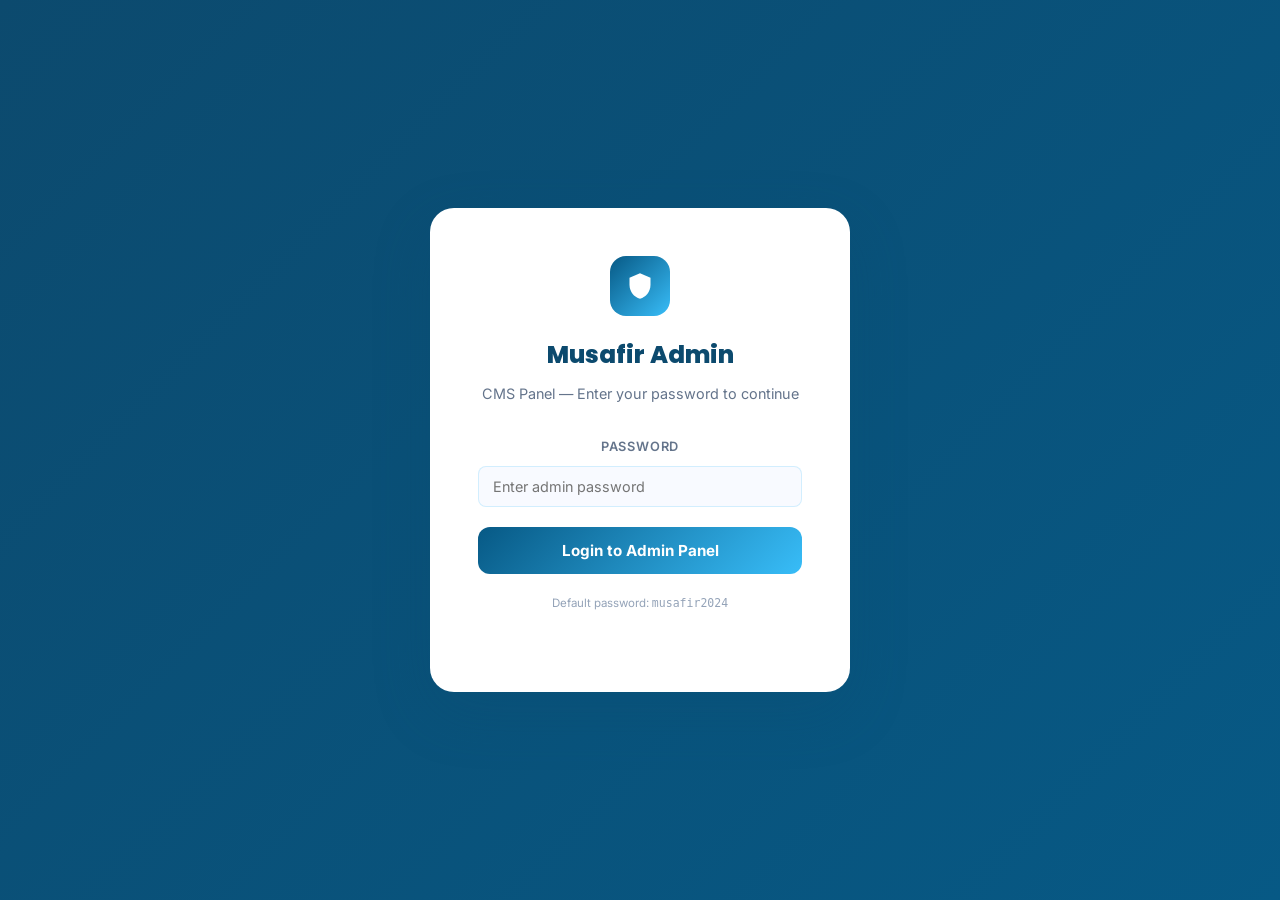
<file: admin.html>
<!DOCTYPE html>
<html lang="en">
<head>
  <meta charset="UTF-8">
  <meta name="viewport" content="width=device-width, initial-scale=1.0">
  <title>Musafir Admin Panel</title>
  <link rel="stylesheet" href="style.css">
  <link rel="icon" href="data:image/svg+xml,<svg xmlns='http://www.w3.org/2000/svg' viewBox='0 0 32 32'><text y='26' font-size='28'>⚙️</text></svg>">
</head>
<body class="admin-body">

<!-- ══ LOGIN ══ -->
<div id="admin-login" class="admin-login">
  <div class="login-card">
    <div style="width:60px;height:60px;background:linear-gradient(135deg,#075985,#38BDF8);border-radius:16px;display:flex;align-items:center;justify-content:center;margin:0 auto 20px;">
      <svg width="28" height="28" viewBox="0 0 24 24" fill="white"><path d="M12 1L3 5v6c0 5.55 3.84 10.74 9 12 5.16-1.26 9-6.45 9-12V5l-9-4z"/></svg>
    </div>
    <h2>Musafir Admin</h2>
    <p>CMS Panel — Enter your password to continue</p>
    <div class="login-error" id="login-error"></div>
    <form id="login-form">
      <div class="admin-field">
        <label for="admin-password">Password</label>
        <input type="password" id="admin-password" placeholder="Enter admin password" autocomplete="current-password">
      </div>
      <button type="submit" class="admin-save-btn" style="width:100%;padding:14px;font-size:.95rem;border-radius:12px;">
        Login to Admin Panel
      </button>
    </form>
    <p style="font-size:.72rem;color:#94a3b8;margin-top:20px;">Default password: <code>musafir2024</code></p>
  </div>
</div>

<!-- ══ ADMIN APP ══ -->
<div id="admin-app" class="admin-wrap" style="display:none;">

  <!-- Sidebar -->
  <aside class="admin-sidebar">
    <div class="admin-sidebar-logo">
      <div style="width:38px;height:38px;background:rgba(255,255,255,.15);border-radius:10px;display:flex;align-items:center;justify-content:center;flex-shrink:0;">
        <svg width="20" height="20" viewBox="0 0 24 24" fill="white"><path d="M12 2C12 2 4 10.5 4 15a8 8 0 0016 0c0-4.5-8-13-8-13z"/></svg>
      </div>
      <div>
        <div class="admin-sidebar-logo-text">Musafir</div>
        <div class="admin-sidebar-logo-sub">Content Manager</div>
      </div>
    </div>

    <nav class="admin-nav">
      <div class="admin-nav-group-label">Overview</div>
      <button class="admin-nav-item active" data-panel="dashboard">
        <svg viewBox="0 0 24 24" fill="none" stroke="currentColor" stroke-width="2" stroke-linecap="round" stroke-linejoin="round"><rect x="3" y="3" width="7" height="7"/><rect x="14" y="3" width="7" height="7"/><rect x="14" y="14" width="7" height="7"/><rect x="3" y="14" width="7" height="7"/></svg>
        <span class="nav-label">Dashboard</span>
      </button>

      <div class="admin-nav-group-label" style="margin-top:8px;">Page Sections</div>
      <button class="admin-nav-item" data-panel="hero">
        <svg viewBox="0 0 24 24" fill="none" stroke="currentColor" stroke-width="2" stroke-linecap="round" stroke-linejoin="round"><rect x="3" y="3" width="18" height="18" rx="2"/><line x1="3" y1="9" x2="21" y2="9"/><line x1="9" y1="21" x2="9" y2="9"/></svg>
        <span class="nav-label">Hero Section</span>
      </button>
      <button class="admin-nav-item" data-panel="about">
        <svg viewBox="0 0 24 24" fill="none" stroke="currentColor" stroke-width="2" stroke-linecap="round" stroke-linejoin="round"><circle cx="12" cy="12" r="10"/><line x1="12" y1="8" x2="12" y2="12"/><line x1="12" y1="16" x2="12.01" y2="16"/></svg>
        <span class="nav-label">About Section</span>
      </button>
      <button class="admin-nav-item" data-panel="products">
        <svg viewBox="0 0 24 24" fill="none" stroke="currentColor" stroke-width="2" stroke-linecap="round" stroke-linejoin="round"><path d="M12 2C12 2 4 10.5 4 15a8 8 0 0016 0c0-4.5-8-13-8-13z"/></svg>
        <span class="nav-label">Products</span>
      </button>
      <button class="admin-nav-item" data-panel="why">
        <svg viewBox="0 0 24 24" fill="none" stroke="currentColor" stroke-width="2" stroke-linecap="round" stroke-linejoin="round"><polygon points="12 2 15.09 8.26 22 9.27 17 14.14 18.18 21.02 12 17.77 5.82 21.02 7 14.14 2 9.27 8.91 8.26 12 2"/></svg>
        <span class="nav-label">Why Choose Us</span>
      </button>
      <button class="admin-nav-item" data-panel="gallery">
        <svg viewBox="0 0 24 24" fill="none" stroke="currentColor" stroke-width="2" stroke-linecap="round" stroke-linejoin="round"><rect x="3" y="3" width="18" height="18" rx="2"/><circle cx="8.5" cy="8.5" r="1.5"/><polyline points="21 15 16 10 5 21"/></svg>
        <span class="nav-label">Gallery</span>
      </button>
      <button class="admin-nav-item" data-panel="contact">
        <svg viewBox="0 0 24 24" fill="none" stroke="currentColor" stroke-width="2" stroke-linecap="round" stroke-linejoin="round"><path d="M22 16.92v3a2 2 0 01-2.18 2 19.79 19.79 0 01-8.63-3.07 19.5 19.5 0 01-6-6A2 2 0 012 4.11h3a2 2 0 012 1.72c.127.96.362 1.903.7 2.81a2 2 0 01-.45 2.11L6.09 11.91a16 16 0 006 6l1.27-1.27a2 2 0 012.11-.45c.907.339 1.85.573 2.81.7A2 2 0 0122 16.92z"/></svg>
        <span class="nav-label">Contact Info</span>
      </button>
      <button class="admin-nav-item" data-panel="footer">
        <svg viewBox="0 0 24 24" fill="none" stroke="currentColor" stroke-width="2" stroke-linecap="round" stroke-linejoin="round"><line x1="3" y1="12" x2="21" y2="12"/><line x1="3" y1="6" x2="21" y2="6"/><line x1="3" y1="18" x2="21" y2="18"/></svg>
        <span class="nav-label">Footer</span>
      </button>

      <div class="admin-nav-group-label" style="margin-top:8px;">Settings</div>
      <button class="admin-nav-item" data-panel="settings">
        <svg viewBox="0 0 24 24" fill="none" stroke="currentColor" stroke-width="2" stroke-linecap="round" stroke-linejoin="round"><circle cx="12" cy="12" r="3"/><path d="M19.07 4.93A10 10 0 0 1 21 12a10 10 0 0 1-1.93 7.07M17 7A7 7 0 0 1 19 12a7 7 0 0 1-2 5M14 9.5A5 5 0 0 1 17 12a5 5 0 0 1-3 2.5"/></svg>
        <span class="nav-label">Site Settings</span>
      </button>
    </nav>

    <div class="admin-logout">
      <button id="admin-logout-btn">
        ↩ Logout
      </button>
    </div>
  </aside>

  <!-- Main -->
  <main class="admin-main">
    <!-- Header -->
    <header class="admin-header">
      <div>
        <h1 id="admin-panel-title">Dashboard</h1>
        <p>Musafir Drinking Water — Content Management</p>
      </div>
      <div class="admin-header-right">
        <a href="index.html" target="_blank" class="view-site-btn">
          <svg viewBox="0 0 24 24" fill="none" stroke="currentColor" stroke-width="2.5" stroke-linecap="round" stroke-linejoin="round"><path d="M18 13v6a2 2 0 01-2 2H5a2 2 0 01-2-2V8a2 2 0 012-2h6"/><polyline points="15 3 21 3 21 9"/><line x1="10" y1="14" x2="21" y2="3"/></svg>
          View Site
        </a>
      </div>
    </header>

    <div class="admin-content">

      <!-- ── DASHBOARD ── -->
      <div class="admin-panel active" id="panel-dashboard">
        <div class="admin-stats">
          <div class="stat-card">
            <div class="icon"><svg viewBox="0 0 24 24" fill="none" stroke="currentColor" stroke-width="2"><path d="M12 2C12 2 4 10.5 4 15a8 8 0 0016 0c0-4.5-8-13-8-13z"/></svg></div>
            <div class="num">3</div>
            <div class="lbl">Products Listed</div>
          </div>
          <div class="stat-card">
            <div class="icon"><svg viewBox="0 0 24 24" fill="none" stroke="currentColor" stroke-width="2"><rect x="3" y="3" width="18" height="18" rx="2"/><circle cx="8.5" cy="8.5" r="1.5"/><polyline points="21 15 16 10 5 21"/></svg></div>
            <div class="num">6</div>
            <div class="lbl">Gallery Images</div>
          </div>
          <div class="stat-card">
            <div class="icon"><svg viewBox="0 0 24 24" fill="none" stroke="currentColor" stroke-width="2"><rect x="3" y="3" width="7" height="7"/><rect x="14" y="3" width="7" height="7"/><rect x="14" y="14" width="7" height="7"/><rect x="3" y="14" width="7" height="7"/></svg></div>
            <div class="num">7</div>
            <div class="lbl">Page Sections</div>
          </div>
          <div class="stat-card">
            <div class="icon"><svg viewBox="0 0 24 24" fill="none" stroke="currentColor" stroke-width="2"><path d="M22 16.92v3a2 2 0 01-2.18 2 19.79 19.79 0 01-8.63-3.07 19.5 19.5 0 01-6-6A2 2 0 012 4.11h3"/></svg></div>
            <div class="num">2</div>
            <div class="lbl">Hotline Numbers</div>
          </div>
        </div>

        <div style="display:grid;grid-template-columns:1fr 1fr;gap:24px;">
          <div class="admin-card">
            <div class="admin-card-header">
              <h3>
                <svg width="16" height="16" viewBox="0 0 24 24" fill="none" stroke="currentColor" stroke-width="2"><path d="M12 20h9"/><path d="M16.5 3.5a2.12 2.12 0 013 3L7 19l-4 1 1-4L16.5 3.5z"/></svg>
                Quick Actions
              </h3>
            </div>
            <div class="admin-card-body" style="display:flex;flex-direction:column;gap:12px;">
              <button class="admin-nav-item" data-panel="hero" style="background:var(--clr-light);color:var(--clr-deep);border-radius:10px;padding:14px 16px;">
                <svg width="16" height="16" viewBox="0 0 24 24" fill="none" stroke="currentColor" stroke-width="2"><rect x="3" y="3" width="18" height="18" rx="2"/><line x1="3" y1="9" x2="21" y2="9"/></svg>
                <span class="nav-label">Edit Hero Section</span>
              </button>
              <button class="admin-nav-item" data-panel="products" style="background:var(--clr-light);color:var(--clr-deep);border-radius:10px;padding:14px 16px;">
                <svg width="16" height="16" viewBox="0 0 24 24" fill="none" stroke="currentColor" stroke-width="2"><path d="M12 2C12 2 4 10.5 4 15a8 8 0 0016 0c0-4.5-8-13-8-13z"/></svg>
                <span class="nav-label">Manage Products</span>
              </button>
              <button class="admin-nav-item" data-panel="gallery" style="background:var(--clr-light);color:var(--clr-deep);border-radius:10px;padding:14px 16px;">
                <svg width="16" height="16" viewBox="0 0 24 24" fill="none" stroke="currentColor" stroke-width="2"><rect x="3" y="3" width="18" height="18" rx="2"/><circle cx="8.5" cy="8.5" r="1.5"/><polyline points="21 15 16 10 5 21"/></svg>
                <span class="nav-label">Manage Gallery</span>
              </button>
              <button class="admin-nav-item" data-panel="contact" style="background:var(--clr-light);color:var(--clr-deep);border-radius:10px;padding:14px 16px;">
                <svg width="16" height="16" viewBox="0 0 24 24" fill="none" stroke="currentColor" stroke-width="2"><path d="M22 16.92v3a2 2 0 01-2.18 2 19.79 19.79 0 01-8.63-3.07"/></svg>
                <span class="nav-label">Update Contact Info</span>
              </button>
            </div>
          </div>
          <div class="admin-card">
            <div class="admin-card-header">
              <h3>
                <svg width="16" height="16" viewBox="0 0 24 24" fill="none" stroke="currentColor" stroke-width="2"><circle cx="12" cy="12" r="10"/><line x1="12" y1="8" x2="12" y2="12"/><line x1="12" y1="16" x2="12.01" y2="16"/></svg>
                How It Works
              </h3>
            </div>
            <div class="admin-card-body">
              <div style="display:flex;flex-direction:column;gap:14px;">
                <div style="display:flex;gap:12px;align-items:flex-start;">
                  <div style="width:28px;height:28px;background:var(--clr-light);border-radius:8px;display:flex;align-items:center;justify-content:center;font-weight:800;color:var(--clr-deep2);font-size:.82rem;flex-shrink:0;">1</div>
                  <div style="font-size:.85rem;color:var(--clr-text-muted);line-height:1.5;">Click any section in the sidebar to edit its content.</div>
                </div>
                <div style="display:flex;gap:12px;align-items:flex-start;">
                  <div style="width:28px;height:28px;background:var(--clr-light);border-radius:8px;display:flex;align-items:center;justify-content:center;font-weight:800;color:var(--clr-deep2);font-size:.82rem;flex-shrink:0;">2</div>
                  <div style="font-size:.85rem;color:var(--clr-text-muted);line-height:1.5;">Update the fields and click <strong>Save Changes</strong>.</div>
                </div>
                <div style="display:flex;gap:12px;align-items:flex-start;">
                  <div style="width:28px;height:28px;background:var(--clr-light);border-radius:8px;display:flex;align-items:center;justify-content:center;font-weight:800;color:var(--clr-deep2);font-size:.82rem;flex-shrink:0;">3</div>
                  <div style="font-size:.85rem;color:var(--clr-text-muted);line-height:1.5;">Click <strong>View Site</strong> to see changes live on the frontend.</div>
                </div>
                <div style="display:flex;gap:12px;align-items:flex-start;">
                  <div style="width:28px;height:28px;background:var(--clr-light);border-radius:8px;display:flex;align-items:center;justify-content:center;font-weight:800;color:var(--clr-deep2);font-size:.82rem;flex-shrink:0;">4</div>
                  <div style="font-size:.85rem;color:var(--clr-text-muted);line-height:1.5;">Data is saved locally now — Supabase can be connected later.</div>
                </div>
              </div>
            </div>
          </div>
        </div>
      </div>

      <!-- ── HERO PANEL ── -->
      <div class="admin-panel" id="panel-hero">
        <div class="admin-card">
          <div class="admin-card-header">
            <h3>Hero Section Editor</h3>
            <button class="admin-save-btn" id="save-hero">Save Changes</button>
          </div>
          <div class="admin-card-body">
            <div class="admin-grid-2">
              <div>
                <div class="admin-field">
                  <label>Badge / Pre-Title</label>
                  <input type="text" id="admin-hero-subheading" placeholder="e.g. PREMIUM QUALITY">
                </div>
                <div class="admin-field">
                  <label>Main Heading (use \n for line break)</label>
                  <textarea id="admin-hero-heading" rows="3" placeholder="Pure Water,\nPure Life"></textarea>
                </div>
                <div class="admin-field">
                  <label>Bangla Subheading</label>
                  <textarea id="admin-hero-bangla" rows="2"></textarea>
                </div>
              </div>
              <div>
                <div class="admin-field">
                  <label>CTA Button 1 Text</label>
                  <input type="text" id="admin-hero-cta1" placeholder="Order Now">
                </div>
                <div class="admin-field">
                  <label>CTA Button 2 Text</label>
                  <input type="text" id="admin-hero-cta2" placeholder="Contact Us">
                </div>
                <div class="admin-field">
                  <label>Bottle Image URL (GitHub raw link)</label>
                  <input type="url" id="admin-hero-bottle" placeholder="https://...">
                </div>
              </div>
            </div>
          </div>
        </div>
      </div>

      <!-- ── ABOUT PANEL ── -->
      <div class="admin-panel" id="panel-about">
        <div class="admin-card">
          <div class="admin-card-header">
            <h3>About Section Editor</h3>
            <button class="admin-save-btn" id="save-about">Save Changes</button>
          </div>
          <div class="admin-card-body">
            <div class="admin-field">
              <label>Section Title</label>
              <input type="text" id="admin-about-title">
            </div>
            <div class="admin-field">
              <label>Description</label>
              <textarea id="admin-about-desc" rows="3"></textarea>
            </div>
            <div style="margin-top:24px;">
              <p style="font-weight:700;color:var(--clr-deep);font-size:.85rem;margin-bottom:16px;">Feature Cards</p>
              <div style="display:flex;flex-direction:column;gap:20px;">
                <div class="admin-card" style="margin-bottom:0;">
                  <div class="admin-card-header"><h3>Feature Card 1</h3></div>
                  <div class="admin-card-body admin-grid-2">
                    <div class="admin-field"><label>Title</label><input type="text" id="admin-feature-title-0"></div>
                    <div class="admin-field"><label>Description</label><textarea id="admin-feature-text-0" rows="2"></textarea></div>
                  </div>
                </div>
                <div class="admin-card" style="margin-bottom:0;">
                  <div class="admin-card-header"><h3>Feature Card 2</h3></div>
                  <div class="admin-card-body admin-grid-2">
                    <div class="admin-field"><label>Title</label><input type="text" id="admin-feature-title-1"></div>
                    <div class="admin-field"><label>Description</label><textarea id="admin-feature-text-1" rows="2"></textarea></div>
                  </div>
                </div>
                <div class="admin-card" style="margin-bottom:0;">
                  <div class="admin-card-header"><h3>Feature Card 3</h3></div>
                  <div class="admin-card-body admin-grid-2">
                    <div class="admin-field"><label>Title</label><input type="text" id="admin-feature-title-2"></div>
                    <div class="admin-field"><label>Description</label><textarea id="admin-feature-text-2" rows="2"></textarea></div>
                  </div>
                </div>
              </div>
            </div>
          </div>
        </div>
      </div>

      <!-- ── PRODUCTS PANEL ── -->
      <div class="admin-panel" id="panel-products">
        <div class="admin-card">
          <div class="admin-card-header">
            <h3>Products Manager</h3>
            <button class="admin-add-btn" id="add-product-btn">+ Add Product</button>
          </div>
          <div class="admin-card-body">
            <div id="product-admin-list"></div>
            <p style="font-size:.78rem;color:var(--clr-text-muted);margin-top:12px;">Changes are reflected on the homepage automatically after saving.</p>
          </div>
        </div>
      </div>

      <!-- ── WHY PANEL ── -->
      <div class="admin-panel" id="panel-why">
        <div class="admin-card">
          <div class="admin-card-header">
            <h3>Why Choose Us Editor</h3>
            <button class="admin-save-btn" id="save-why">Save Changes</button>
          </div>
          <div class="admin-card-body">
            <div class="admin-field">
              <label>Section Title</label>
              <input type="text" id="admin-why-title">
            </div>
            <div style="display:grid;grid-template-columns:1fr 1fr;gap:16px;margin-top:8px;">
              <div class="admin-card" style="margin-bottom:0;">
                <div class="admin-card-header"><h3>Column 1</h3></div>
                <div class="admin-card-body">
                  <div class="admin-field"><label>Title</label><input type="text" id="admin-why-title-0"></div>
                  <div class="admin-field"><label>Text</label><textarea id="admin-why-text-0" rows="2"></textarea></div>
                </div>
              </div>
              <div class="admin-card" style="margin-bottom:0;">
                <div class="admin-card-header"><h3>Column 2</h3></div>
                <div class="admin-card-body">
                  <div class="admin-field"><label>Title</label><input type="text" id="admin-why-title-1"></div>
                  <div class="admin-field"><label>Text</label><textarea id="admin-why-text-1" rows="2"></textarea></div>
                </div>
              </div>
              <div class="admin-card" style="margin-bottom:0;">
                <div class="admin-card-header"><h3>Column 3</h3></div>
                <div class="admin-card-body">
                  <div class="admin-field"><label>Title</label><input type="text" id="admin-why-title-2"></div>
                  <div class="admin-field"><label>Text</label><textarea id="admin-why-text-2" rows="2"></textarea></div>
                </div>
              </div>
              <div class="admin-card" style="margin-bottom:0;">
                <div class="admin-card-header"><h3>Column 4</h3></div>
                <div class="admin-card-body">
                  <div class="admin-field"><label>Title</label><input type="text" id="admin-why-title-3"></div>
                  <div class="admin-field"><label>Text</label><textarea id="admin-why-text-3" rows="2"></textarea></div>
                </div>
              </div>
            </div>
          </div>
        </div>
      </div>

      <!-- ── GALLERY PANEL ── -->
      <div class="admin-panel" id="panel-gallery">
        <div class="admin-card">
          <div class="admin-card-header">
            <h3>Gallery Manager</h3>
            <button class="admin-add-btn" id="add-gallery-btn">+ Add Image URL</button>
          </div>
          <div class="admin-card-body">
            <div class="gallery-admin-grid" id="gallery-admin-grid"></div>
            <p style="font-size:.78rem;color:var(--clr-text-muted);">Hover an image and click ✕ to remove it. Paste GitHub raw image URLs or any public image URL.</p>
          </div>
        </div>
      </div>

      <!-- ── CONTACT PANEL ── -->
      <div class="admin-panel" id="panel-contact">
        <div class="admin-card">
          <div class="admin-card-header">
            <h3>Contact Information</h3>
            <button class="admin-save-btn" id="save-contact">Save Changes</button>
          </div>
          <div class="admin-card-body">
            <div class="admin-grid-2">
              <div class="admin-field">
                <label>Hotline 1</label>
                <input type="text" id="admin-phone1" placeholder="+880 1234-567890">
              </div>
              <div class="admin-field">
                <label>Hotline 2</label>
                <input type="text" id="admin-phone2" placeholder="+880 9876-543210">
              </div>
              <div class="admin-field">
                <label>Support Email</label>
                <input type="email" id="admin-email" placeholder="hello@musafirwater.com">
              </div>
              <div class="admin-field">
                <label>WhatsApp Number</label>
                <input type="text" id="admin-whatsapp" placeholder="+8801234567890">
              </div>
            </div>
            <div class="admin-field">
              <label>Address</label>
              <input type="text" id="admin-address" placeholder="123 Purity Lane, Dhaka">
            </div>
          </div>
        </div>
      </div>

      <!-- ── FOOTER PANEL ── -->
      <div class="admin-panel" id="panel-footer">
        <div class="admin-card">
          <div class="admin-card-header">
            <h3>Footer Editor</h3>
            <button class="admin-save-btn" id="save-footer">Save Changes</button>
          </div>
          <div class="admin-card-body">
            <div class="admin-field">
              <label>Brand Tagline</label>
              <textarea id="admin-footer-tagline" rows="2"></textarea>
            </div>
            <div class="admin-grid-2">
              <div class="admin-field">
                <label>Facebook URL</label>
                <input type="url" id="admin-footer-fb" placeholder="https://facebook.com/...">
              </div>
              <div class="admin-field">
                <label>Instagram URL</label>
                <input type="url" id="admin-footer-ig" placeholder="https://instagram.com/...">
              </div>
              <div class="admin-field">
                <label>Twitter / X URL</label>
                <input type="url" id="admin-footer-tw" placeholder="https://twitter.com/...">
              </div>
              <div class="admin-field">
                <label>YouTube URL</label>
                <input type="url" id="admin-footer-yt" placeholder="https://youtube.com/...">
              </div>
            </div>
          </div>
        </div>
      </div>

      <!-- ── SETTINGS PANEL ── -->
      <div class="admin-panel" id="panel-settings">
        <div class="admin-card">
          <div class="admin-card-header">
            <h3>Site Settings</h3>
            <button class="admin-save-btn" id="save-site">Save Changes</button>
          </div>
          <div class="admin-card-body">
            <div class="admin-grid-2">
              <div class="admin-field">
                <label>Brand Name</label>
                <input type="text" id="admin-site-name" placeholder="Musafir Drinking Water">
              </div>
              <div class="admin-field">
                <label>Site Tagline</label>
                <input type="text" id="admin-site-tagline" placeholder="Pure Water, Pure Life">
              </div>
            </div>
            <div class="admin-field">
              <label>Logo Image URL (GitHub raw link)</label>
              <input type="url" id="admin-site-logo" placeholder="https://raw.githubusercontent.com/...">
            </div>
            <div style="margin-top:32px;padding:20px;background:#fff8f8;border:1px solid #fca5a5;border-radius:12px;">
              <p style="font-weight:700;color:#b91c1c;font-size:.88rem;margin-bottom:8px;">⚠ Danger Zone</p>
              <p style="font-size:.8rem;color:#6b7280;margin-bottom:16px;">Resetting will restore all content to its original defaults. This action cannot be undone.</p>
              <button id="reset-all-btn" style="padding:10px 24px;background:#fee2e2;color:#b91c1c;border:1px solid #fca5a5;border-radius:10px;font-weight:700;cursor:pointer;font-size:.85rem;transition:all .2s;">Reset All Settings to Default</button>
            </div>
          </div>
        </div>
      </div>

    </div><!-- /admin-content -->
  </main>
</div><!-- /admin-app -->

<!-- Product Modal -->
<div class="modal-overlay" id="product-modal">
  <div class="modal">
    <button class="modal-close" onclick="closeProductModal()">×</button>
    <h2 id="pm-modal-title">Add / Edit Product</h2>
    <input type="hidden" id="pm-id">
    <div class="admin-grid-2">
      <div class="admin-field">
        <label>Product Name</label>
        <input type="text" id="pm-name" placeholder="Musafir 500ml">
      </div>
      <div class="admin-field">
        <label>Size Label</label>
        <input type="text" id="pm-size" placeholder="500ml">
      </div>
      <div class="admin-field">
        <label>Sub-title</label>
        <input type="text" id="pm-sub" placeholder="Everyday Carry">
      </div>
      <div class="admin-field">
        <label>Price</label>
        <input type="text" id="pm-price" placeholder="৳12">
      </div>
      <div class="admin-field">
        <label>Badge Text</label>
        <input type="text" id="pm-badge" placeholder="Best Seller">
      </div>
      <div class="admin-field">
        <label>Image URL (GitHub raw)</label>
        <input type="url" id="pm-img" placeholder="https://...">
      </div>
    </div>
    <div style="display:flex;gap:12px;justify-content:flex-end;margin-top:8px;">
      <button onclick="closeProductModal()" style="padding:10px 24px;background:#f1f5f9;border:none;border-radius:10px;font-weight:700;cursor:pointer;">Cancel</button>
      <button onclick="saveProduct()" class="admin-save-btn">Save Product</button>
    </div>
  </div>
</div>

<script src="script.js"></script>
</body>
</html>
</file>
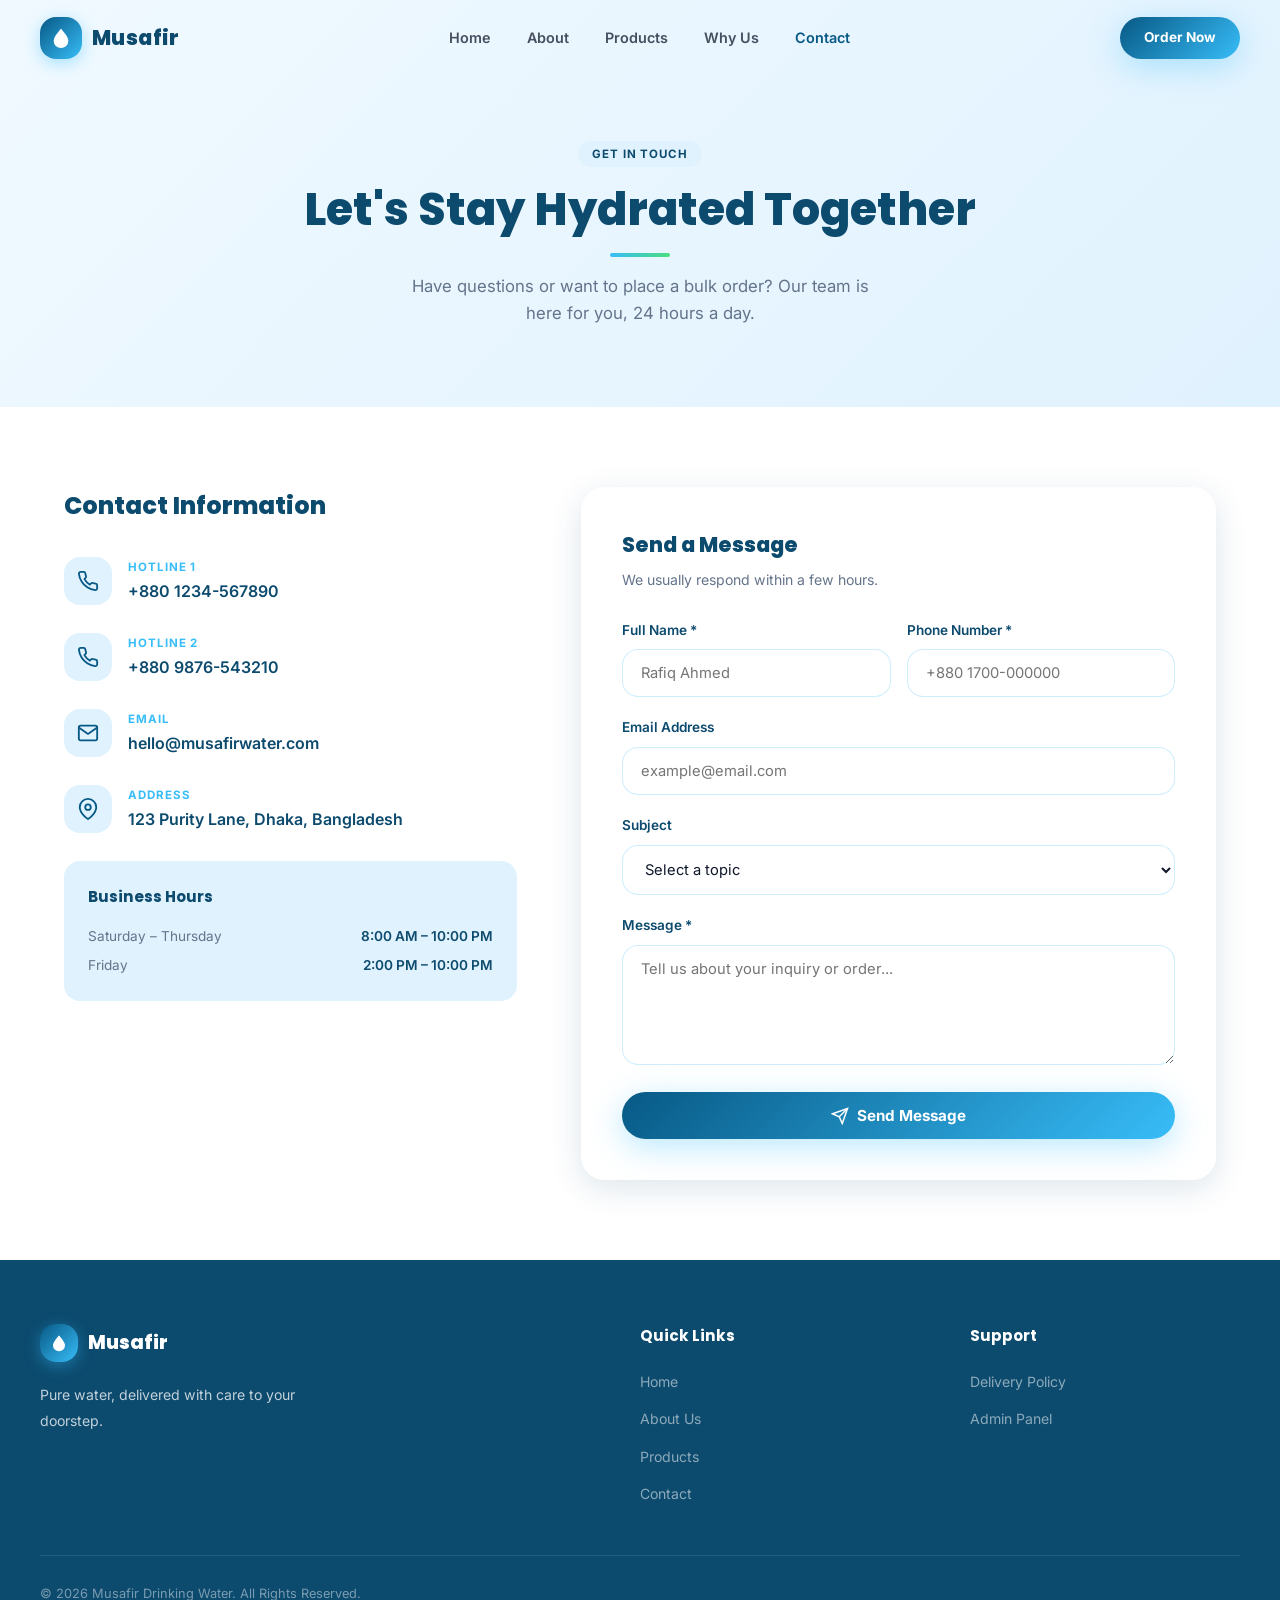
<file: contact.html>
<!DOCTYPE html>
<html lang="en">
<head>
  <meta charset="UTF-8">
  <meta name="viewport" content="width=device-width, initial-scale=1.0">
  <title>Contact Us | Musafir Drinking Water</title>
  <meta name="description" content="Contact Musafir Drinking Water. Get hotline numbers, email, and send us a message for orders or inquiries.">
  <link rel="stylesheet" href="style.css">
  <link rel="icon" href="data:image/svg+xml,<svg xmlns='http://www.w3.org/2000/svg' viewBox='0 0 32 32'><text y='26' font-size='28'>💧</text></svg>">
</head>
<body>

<nav class="nav" id="main-nav">
  <div class="nav-inner">
    <a href="index.html" class="nav-logo">
      <div class="nav-logo-icon"><svg viewBox="0 0 24 24"><path d="M12 2C12 2 4 10.5 4 15a8 8 0 0016 0c0-4.5-8-13-8-13z" fill="white"/></svg></div>
      <span class="nav-logo-text">Musafir</span>
    </a>
    <div class="nav-links">
      <a href="index.html">Home</a><a href="about.html">About</a><a href="product.html">Products</a><a href="why us.html">Why Us</a><a href="contact.html" class="active">Contact</a>
    </div>
    <div class="nav-cta"><a href="contact.html" class="btn btn-primary" style="padding:10px 24px;font-size:.85rem;">Order Now</a></div>
    <button class="nav-hamburger"><span></span><span></span><span></span></button>
  </div>
</nav>
<div class="nav-mobile">
  <a href="index.html">Home</a><a href="about.html">About</a><a href="product.html">Products</a><a href="why us.html">Why Us</a><a href="contact.html">Contact</a>
</div>

<!-- Header -->
<section style="padding:140px 24px 80px;background:linear-gradient(135deg,#f0f9ff 0%,#e0f2fe 100%);text-align:center;">
  <div class="container">
    <span class="badge badge-blue" style="margin-bottom:16px;">Get In Touch</span>
    <h1 class="section-title" style="color:var(--clr-deep);margin-bottom:12px;">Let's Stay Hydrated Together</h1>
    <div class="divider center"></div>
    <p class="section-sub" style="max-width:480px;margin:16px auto 0;">Have questions or want to place a bulk order? Our team is here for you, 24 hours a day.</p>
  </div>
</section>

<!-- Contact Content -->
<section style="padding:80px 24px;background:#fff;">
  <div class="container">
    <div style="display:grid;grid-template-columns:1fr 1.4fr;gap:64px;align-items:start;">
      <!-- Info -->
      <div class="fade-in-up">
        <h2 style="font-family:var(--font-display);font-size:1.5rem;font-weight:800;color:var(--clr-deep);margin-bottom:32px;">Contact Information</h2>
        <div class="contact-item" style="margin-bottom:28px;">
          <div class="contact-icon" style="background:var(--clr-light);">
            <svg viewBox="0 0 24 24" fill="none" stroke="var(--clr-deep2)" stroke-width="2" stroke-linecap="round" stroke-linejoin="round"><path d="M22 16.92v3a2 2 0 01-2.18 2 19.79 19.79 0 01-8.63-3.07 19.5 19.5 0 01-6-6 19.79 19.79 0 01-3.07-8.67A2 2 0 014.11 2h3a2 2 0 012 1.72c.127.96.361 1.903.7 2.81a2 2 0 01-.45 2.11L8.09 9.91a16 16 0 006 6l1.27-1.27a2 2 0 012.11-.45c.907.339 1.85.573 2.81.7A2 2 0 0122 16.92z"/></svg>
          </div>
          <div class="contact-item-text">
            <div class="label" style="color:var(--clr-mid);">Hotline 1</div>
            <div class="value" style="color:var(--clr-deep);" id="contact-phone1">+880 1234-567890</div>
          </div>
        </div>
        <div class="contact-item" style="margin-bottom:28px;">
          <div class="contact-icon" style="background:var(--clr-light);">
            <svg viewBox="0 0 24 24" fill="none" stroke="var(--clr-deep2)" stroke-width="2" stroke-linecap="round" stroke-linejoin="round"><path d="M22 16.92v3a2 2 0 01-2.18 2 19.79 19.79 0 01-8.63-3.07 19.5 19.5 0 01-6-6 19.79 19.79 0 01-3.07-8.67A2 2 0 014.11 2h3a2 2 0 012 1.72c.127.96.361 1.903.7 2.81a2 2 0 01-.45 2.11L8.09 9.91a16 16 0 006 6l1.27-1.27a2 2 0 012.11-.45c.907.339 1.85.573 2.81.7A2 2 0 0122 16.92z"/></svg>
          </div>
          <div class="contact-item-text">
            <div class="label" style="color:var(--clr-mid);">Hotline 2</div>
            <div class="value" style="color:var(--clr-deep);" id="contact-phone2">+880 9876-543210</div>
          </div>
        </div>
        <div class="contact-item" style="margin-bottom:28px;">
          <div class="contact-icon" style="background:var(--clr-light);">
            <svg viewBox="0 0 24 24" fill="none" stroke="var(--clr-deep2)" stroke-width="2" stroke-linecap="round" stroke-linejoin="round"><path d="M4 4h16c1.1 0 2 .9 2 2v12c0 1.1-.9 2-2 2H4c-1.1 0-2-.9-2-2V6c0-1.1.9-2 2-2z"/><polyline points="22,6 12,13 2,6"/></svg>
          </div>
          <div class="contact-item-text">
            <div class="label" style="color:var(--clr-mid);">Email</div>
            <div class="value" style="color:var(--clr-deep);" id="contact-email">hello@musafirwater.com</div>
          </div>
        </div>
        <div class="contact-item" style="margin-bottom:28px;">
          <div class="contact-icon" style="background:var(--clr-light);">
            <svg viewBox="0 0 24 24" fill="none" stroke="var(--clr-deep2)" stroke-width="2" stroke-linecap="round" stroke-linejoin="round"><path d="M21 10c0 7-9 13-9 13s-9-6-9-13a9 9 0 0118 0z"/><circle cx="12" cy="10" r="3"/></svg>
          </div>
          <div class="contact-item-text">
            <div class="label" style="color:var(--clr-mid);">Address</div>
            <div class="value" style="color:var(--clr-deep);">123 Purity Lane, Dhaka, Bangladesh</div>
          </div>
        </div>
        <!-- Business hours -->
        <div style="background:var(--clr-light);border-radius:var(--radius-md);padding:24px;margin-top:8px;">
          <h4 style="font-family:var(--font-display);font-weight:700;color:var(--clr-deep);margin-bottom:16px;font-size:.95rem;">Business Hours</h4>
          <div style="display:flex;justify-content:space-between;font-size:.85rem;margin-bottom:8px;"><span style="color:var(--clr-text-muted);">Saturday – Thursday</span><span style="font-weight:600;color:var(--clr-deep);">8:00 AM – 10:00 PM</span></div>
          <div style="display:flex;justify-content:space-between;font-size:.85rem;"><span style="color:var(--clr-text-muted);">Friday</span><span style="font-weight:600;color:var(--clr-deep);">2:00 PM – 10:00 PM</span></div>
        </div>
      </div>

      <!-- Form -->
      <div class="glass fade-in-up" style="padding:40px;border-radius:var(--radius-lg);animation-delay:.15s;">
        <h3 style="font-family:var(--font-display);font-weight:800;font-size:1.3rem;color:var(--clr-deep);margin-bottom:8px;">Send a Message</h3>
        <p style="color:var(--clr-text-muted);font-size:.88rem;margin-bottom:28px;">We usually respond within a few hours.</p>
        <form id="contact-form">
          <div class="form-row">
            <div class="form-group">
              <label for="cf-name">Full Name *</label>
              <input type="text" id="cf-name" placeholder="Rafiq Ahmed" required>
            </div>
            <div class="form-group">
              <label for="cf-phone">Phone Number *</label>
              <input type="tel" id="cf-phone" placeholder="+880 1700-000000" required>
            </div>
          </div>
          <div class="form-group">
            <label for="cf-email">Email Address</label>
            <input type="email" id="cf-email" placeholder="example@email.com">
          </div>
          <div class="form-group">
            <label for="cf-subject">Subject</label>
            <select id="cf-subject">
              <option value="">Select a topic</option>
              <option>Bulk Order Inquiry</option>
              <option>Delivery Question</option>
              <option>Product Information</option>
              <option>Complaint / Feedback</option>
              <option>Other</option>
            </select>
          </div>
          <div class="form-group">
            <label for="cf-msg">Message *</label>
            <textarea id="cf-msg" placeholder="Tell us about your inquiry or order..." required></textarea>
          </div>
          <button type="submit" class="btn btn-primary" style="width:100%;justify-content:center;">
            <svg width="18" height="18" viewBox="0 0 24 24" fill="none" stroke="currentColor" stroke-width="2"><line x1="22" y1="2" x2="11" y2="13"/><polygon points="22 2 15 22 11 13 2 9 22 2"/></svg>
            Send Message
          </button>
        </form>
      </div>
    </div>
  </div>
</section>

<footer class="footer">
  <div class="footer-inner">
    <div class="footer-top">
      <div class="footer-brand">
        <div class="footer-logo"><div class="nav-logo-icon" style="width:38px;height:38px;"><svg viewBox="0 0 24 24" style="width:18px;height:18px;fill:#fff"><path d="M12 2C12 2 4 10.5 4 15a8 8 0 0016 0c0-4.5-8-13-8-13z"/></svg></div><span class="footer-logo-text">Musafir</span></div>
        <p>Pure water, delivered with care to your doorstep.</p>
      </div>
      <div class="footer-col"><h5>Quick Links</h5><ul><li><a href="index.html">Home</a></li><li><a href="about.html">About Us</a></li><li><a href="product.html">Products</a></li><li><a href="contact.html">Contact</a></li></ul></div>
      <div class="footer-col"><h5>Support</h5><ul><li><a href="#">Delivery Policy</a></li><li><a href="admin.html">Admin Panel</a></li></ul></div>
    </div>
    <div class="footer-bottom"><p>© 2026 Musafir Drinking Water. All Rights Reserved.</p></div>
  </div>
</footer>

<script src="script.js"></script>
</body>
</html>
</file>
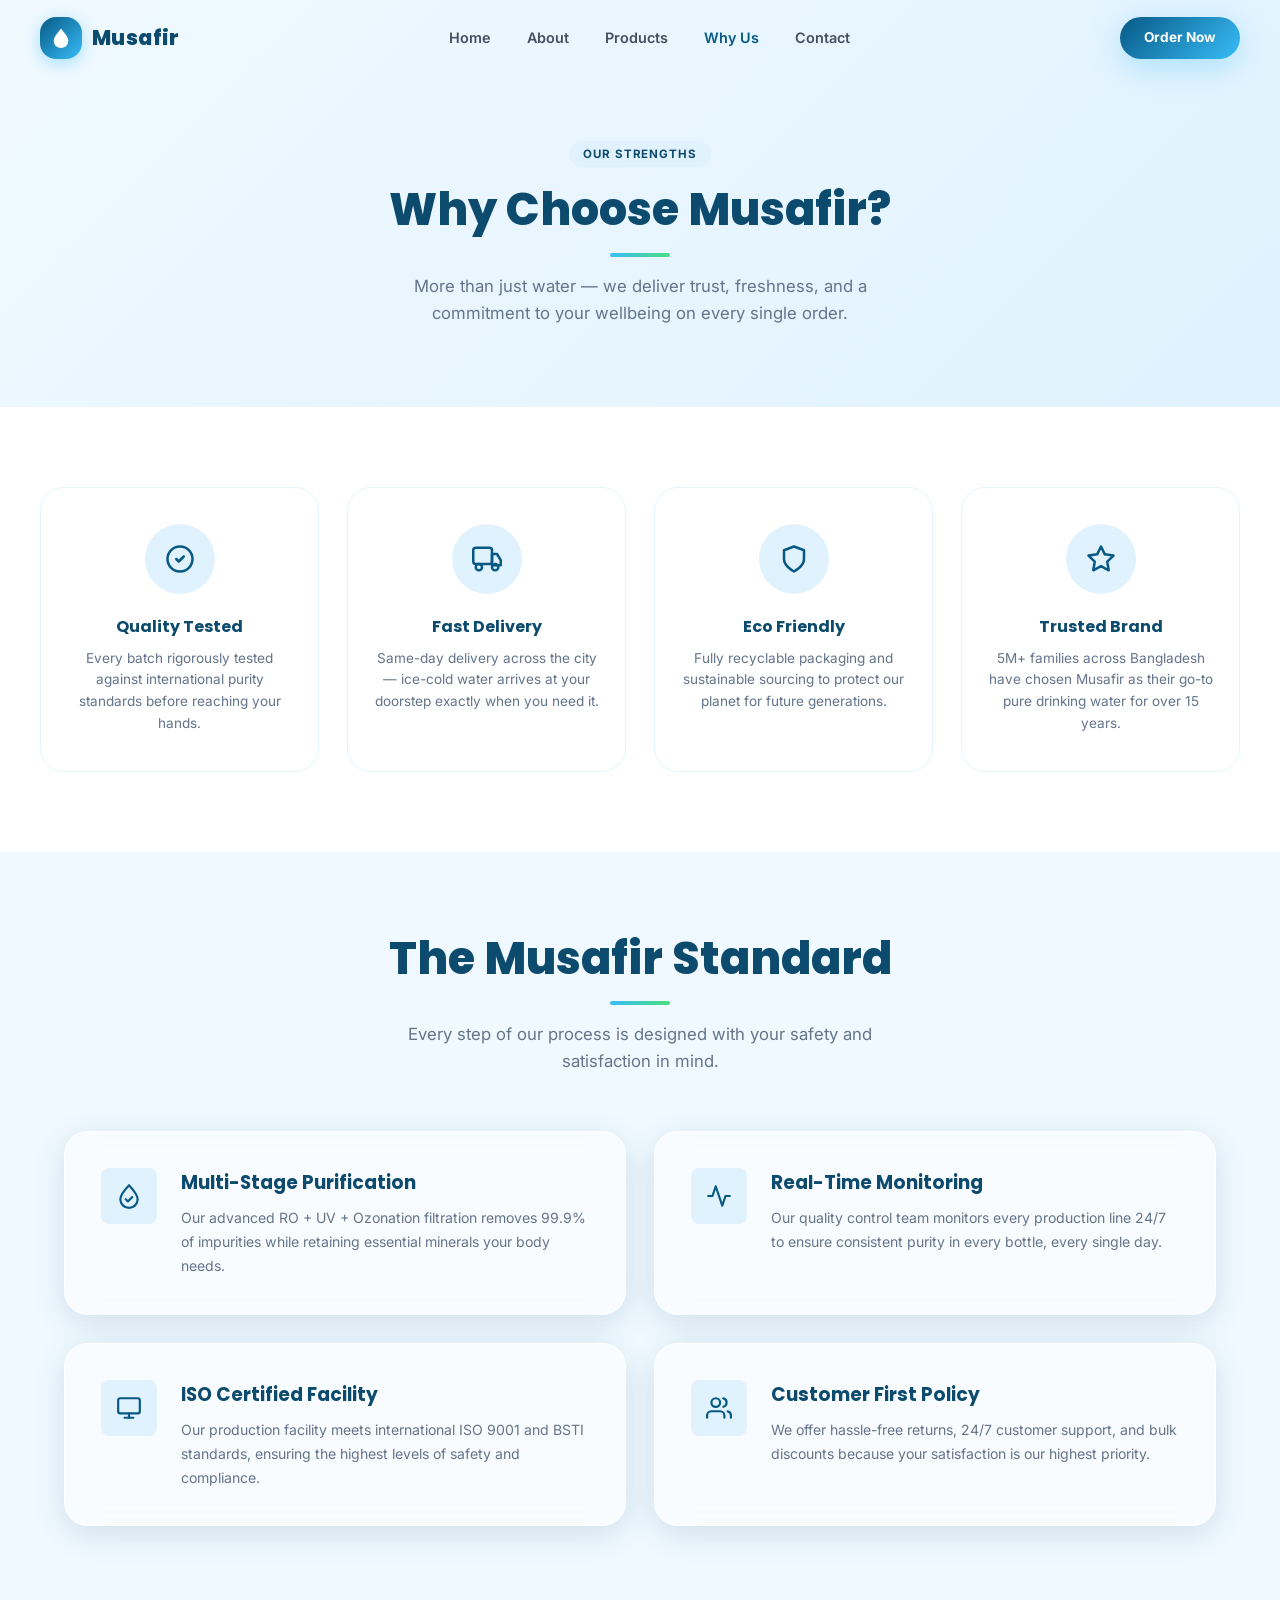
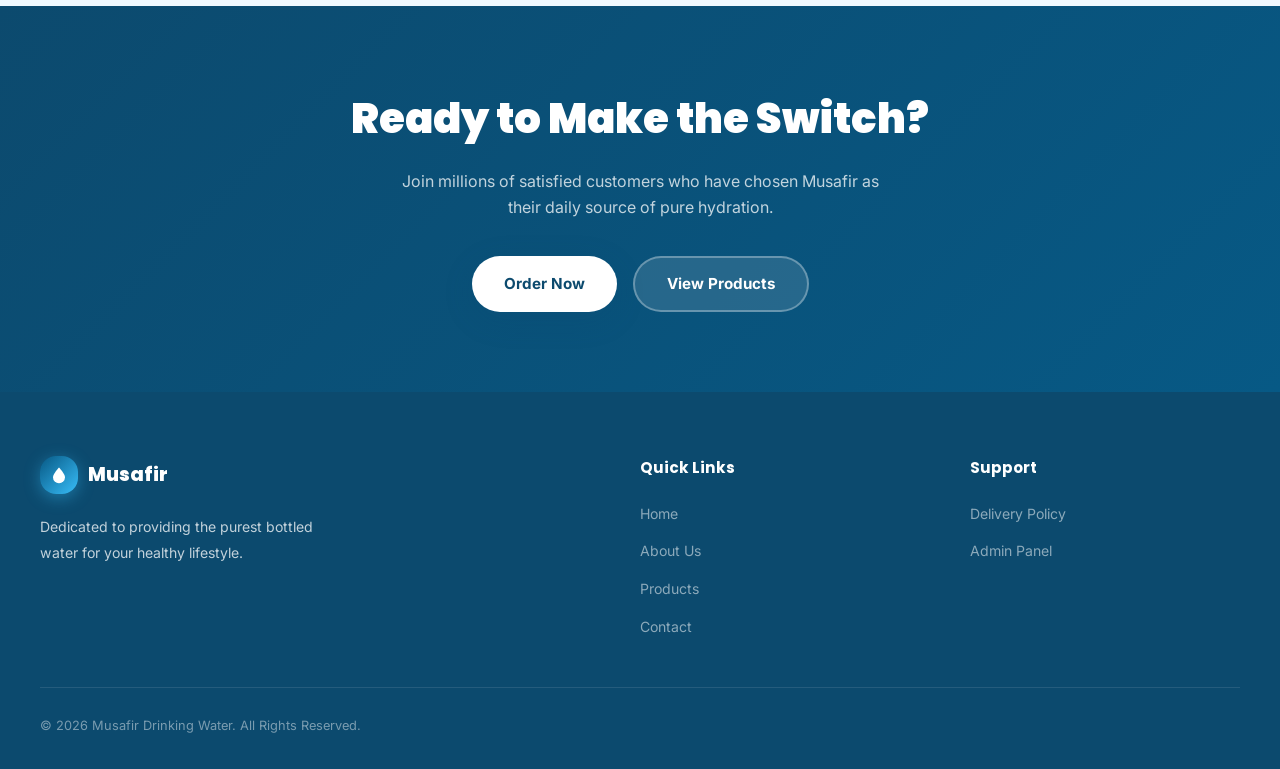
<file: why us.html>
<!DOCTYPE html>
<html lang="en">
<head>
  <meta charset="UTF-8">
  <meta name="viewport" content="width=device-width, initial-scale=1.0">
  <title>Why Choose Us | Musafir Drinking Water</title>
  <meta name="description" content="Discover why Musafir Drinking Water is the most trusted brand in Bangladesh. Quality tested, fast delivery, eco-friendly, and loved by 5M+ customers.">
  <link rel="stylesheet" href="style.css">
  <link rel="icon" href="data:image/svg+xml,<svg xmlns='http://www.w3.org/2000/svg' viewBox='0 0 32 32'><text y='26' font-size='28'>💧</text></svg>">
</head>
<body>

<nav class="nav" id="main-nav">
  <div class="nav-inner">
    <a href="index.html" class="nav-logo">
      <div class="nav-logo-icon"><svg viewBox="0 0 24 24"><path d="M12 2C12 2 4 10.5 4 15a8 8 0 0016 0c0-4.5-8-13-8-13z" fill="white"/></svg></div>
      <span class="nav-logo-text">Musafir</span>
    </a>
    <div class="nav-links">
      <a href="index.html">Home</a><a href="about.html">About</a><a href="product.html">Products</a><a href="why us.html" class="active">Why Us</a><a href="contact.html">Contact</a>
    </div>
    <div class="nav-cta"><a href="contact.html" class="btn btn-primary" style="padding:10px 24px;font-size:.85rem;">Order Now</a></div>
    <button class="nav-hamburger"><span></span><span></span><span></span></button>
  </div>
</nav>
<div class="nav-mobile">
  <a href="index.html">Home</a><a href="about.html">About</a><a href="product.html">Products</a><a href="why us.html">Why Us</a><a href="contact.html">Contact</a>
</div>

<!-- Header -->
<section style="padding:140px 24px 80px;background:linear-gradient(135deg,#f0f9ff,#e0f2fe);text-align:center;">
  <div class="container">
    <span class="badge badge-blue" style="margin-bottom:16px;">Our Strengths</span>
    <h1 class="section-title" style="color:var(--clr-deep);margin-bottom:12px;">Why Choose Musafir?</h1>
    <div class="divider center"></div>
    <p class="section-sub" style="max-width:540px;margin:16px auto 0;">More than just water — we deliver trust, freshness, and a commitment to your wellbeing on every single order.</p>
  </div>
</section>

<!-- Main Features -->
<section class="why" style="padding:80px 24px;">
  <div class="why-inner">
    <div class="why-grid">
      <div class="why-card fade-in-up">
        <div class="why-icon">
          <svg viewBox="0 0 24 24" fill="none" stroke="currentColor" stroke-width="2" stroke-linecap="round" stroke-linejoin="round"><circle cx="12" cy="12" r="10"/><path d="M9 12l2 2 4-4"/></svg>
        </div>
        <h4>Quality Tested</h4>
        <p>Every batch rigorously tested against international purity standards before reaching your hands.</p>
      </div>
      <div class="why-card fade-in-up" style="animation-delay:.1s">
        <div class="why-icon">
          <svg viewBox="0 0 24 24" fill="none" stroke="currentColor" stroke-width="2" stroke-linecap="round" stroke-linejoin="round"><rect x="1" y="3" width="15" height="13" rx="2"/><path d="M16 8h4l3 5v4h-7V8z"/><circle cx="5.5" cy="18.5" r="2.5"/><circle cx="18.5" cy="18.5" r="2.5"/></svg>
        </div>
        <h4>Fast Delivery</h4>
        <p>Same-day delivery across the city — ice-cold water arrives at your doorstep exactly when you need it.</p>
      </div>
      <div class="why-card fade-in-up" style="animation-delay:.2s">
        <div class="why-icon">
          <svg viewBox="0 0 24 24" fill="none" stroke="currentColor" stroke-width="2" stroke-linecap="round" stroke-linejoin="round"><path d="M12 22s8-4 8-10V5l-8-3-8 3v7c0 6 8 10 8 10z"/></svg>
        </div>
        <h4>Eco Friendly</h4>
        <p>Fully recyclable packaging and sustainable sourcing to protect our planet for future generations.</p>
      </div>
      <div class="why-card fade-in-up" style="animation-delay:.3s">
        <div class="why-icon">
          <svg viewBox="0 0 24 24" fill="none" stroke="currentColor" stroke-width="2" stroke-linecap="round" stroke-linejoin="round"><polygon points="12 2 15.09 8.26 22 9.27 17 14.14 18.18 21.02 12 17.77 5.82 21.02 7 14.14 2 9.27 8.91 8.26 12 2"/></svg>
        </div>
        <h4>Trusted Brand</h4>
        <p>5M+ families across Bangladesh have chosen Musafir as their go-to pure drinking water for over 15 years.</p>
      </div>
    </div>
  </div>
</section>

<!-- Extended Reasons -->
<section style="padding:80px 24px;background:var(--clr-bg);">
  <div class="container">
    <div style="text-align:center;margin-bottom:56px;" class="fade-in-up">
      <h2 class="section-title">The Musafir Standard</h2>
      <div class="divider center"></div>
      <p class="section-sub" style="max-width:480px;margin:0 auto;">Every step of our process is designed with your safety and satisfaction in mind.</p>
    </div>
    <div style="display:grid;grid-template-columns:1fr 1fr;gap:28px;">
      <div class="glass" style="padding:36px;border-radius:var(--radius-lg);display:flex;gap:24px;align-items:flex-start;" class="fade-in-up">
        <div style="width:56px;height:56px;background:var(--clr-light);border-radius:var(--radius-sm);display:flex;align-items:center;justify-content:center;flex-shrink:0;">
          <svg width="26" height="26" viewBox="0 0 24 24" fill="none" stroke="var(--clr-deep2)" stroke-width="2" stroke-linecap="round" stroke-linejoin="round"><path d="M12 2C12 2 4 10.5 4 15a8 8 0 0016 0c0-4.5-8-13-8-13z"/><path d="M9 15l2 2 4-4"/></svg>
        </div>
        <div>
          <h3 style="font-family:var(--font-display);font-weight:700;color:var(--clr-deep);margin-bottom:8px;">Multi-Stage Purification</h3>
          <p style="color:var(--clr-text-muted);font-size:.88rem;line-height:1.7;">Our advanced RO + UV + Ozonation filtration removes 99.9% of impurities while retaining essential minerals your body needs.</p>
        </div>
      </div>
      <div class="glass" style="padding:36px;border-radius:var(--radius-lg);display:flex;gap:24px;align-items:flex-start;" class="fade-in-up">
        <div style="width:56px;height:56px;background:var(--clr-light);border-radius:var(--radius-sm);display:flex;align-items:center;justify-content:center;flex-shrink:0;">
          <svg width="26" height="26" viewBox="0 0 24 24" fill="none" stroke="var(--clr-deep2)" stroke-width="2" stroke-linecap="round" stroke-linejoin="round"><path d="M22 12h-4l-3 9L9 3l-3 9H2"/></svg>
        </div>
        <div>
          <h3 style="font-family:var(--font-display);font-weight:700;color:var(--clr-deep);margin-bottom:8px;">Real-Time Monitoring</h3>
          <p style="color:var(--clr-text-muted);font-size:.88rem;line-height:1.7;">Our quality control team monitors every production line 24/7 to ensure consistent purity in every bottle, every single day.</p>
        </div>
      </div>
      <div class="glass" style="padding:36px;border-radius:var(--radius-lg);display:flex;gap:24px;align-items:flex-start;" class="fade-in-up">
        <div style="width:56px;height:56px;background:var(--clr-light);border-radius:var(--radius-sm);display:flex;align-items:center;justify-content:center;flex-shrink:0;">
          <svg width="26" height="26" viewBox="0 0 24 24" fill="none" stroke="var(--clr-deep2)" stroke-width="2" stroke-linecap="round" stroke-linejoin="round"><rect x="2" y="3" width="20" height="14" rx="2"/><line x1="8" y1="21" x2="16" y2="21"/><line x1="12" y1="17" x2="12" y2="21"/></svg>
        </div>
        <div>
          <h3 style="font-family:var(--font-display);font-weight:700;color:var(--clr-deep);margin-bottom:8px;">ISO Certified Facility</h3>
          <p style="color:var(--clr-text-muted);font-size:.88rem;line-height:1.7;">Our production facility meets international ISO 9001 and BSTI standards, ensuring the highest levels of safety and compliance.</p>
        </div>
      </div>
      <div class="glass" style="padding:36px;border-radius:var(--radius-lg);display:flex;gap:24px;align-items:flex-start;" class="fade-in-up">
        <div style="width:56px;height:56px;background:var(--clr-light);border-radius:var(--radius-sm);display:flex;align-items:center;justify-content:center;flex-shrink:0;">
          <svg width="26" height="26" viewBox="0 0 24 24" fill="none" stroke="var(--clr-deep2)" stroke-width="2" stroke-linecap="round" stroke-linejoin="round"><path d="M17 21v-2a4 4 0 00-4-4H5a4 4 0 00-4 4v2"/><circle cx="9" cy="7" r="4"/><path d="M23 21v-2a4 4 0 00-3-3.87M16 3.13a4 4 0 010 7.75"/></svg>
        </div>
        <div>
          <h3 style="font-family:var(--font-display);font-weight:700;color:var(--clr-deep);margin-bottom:8px;">Customer First Policy</h3>
          <p style="color:var(--clr-text-muted);font-size:.88rem;line-height:1.7;">We offer hassle-free returns, 24/7 customer support, and bulk discounts because your satisfaction is our highest priority.</p>
        </div>
      </div>
    </div>
  </div>
</section>

<!-- CTA Banner -->
<section style="padding:80px 24px;background:linear-gradient(135deg,var(--clr-deep),var(--clr-deep2));">
  <div class="container" style="text-align:center;">
    <h2 style="font-family:var(--font-display);font-size:clamp(1.8rem,3.5vw,2.6rem);font-weight:900;color:#fff;margin-bottom:16px;">Ready to Make the Switch?</h2>
    <p style="color:rgba(255,255,255,.75);font-size:1rem;max-width:480px;margin:0 auto 36px;">Join millions of satisfied customers who have chosen Musafir as their daily source of pure hydration.</p>
    <div style="display:flex;gap:16px;justify-content:center;flex-wrap:wrap;">
      <a href="contact.html" class="btn btn-white">Order Now</a>
      <a href="product.html" class="btn" style="background:rgba(255,255,255,.12);color:#fff;border:2px solid rgba(255,255,255,.3);">View Products</a>
    </div>
  </div>
</section>

<footer class="footer">
  <div class="footer-inner">
    <div class="footer-top">
      <div class="footer-brand">
        <div class="footer-logo"><div class="nav-logo-icon" style="width:38px;height:38px;"><svg viewBox="0 0 24 24" style="width:18px;height:18px;fill:#fff"><path d="M12 2C12 2 4 10.5 4 15a8 8 0 0016 0c0-4.5-8-13-8-13z"/></svg></div><span class="footer-logo-text">Musafir</span></div>
        <p>Dedicated to providing the purest bottled water for your healthy lifestyle.</p>
      </div>
      <div class="footer-col"><h5>Quick Links</h5><ul><li><a href="index.html">Home</a></li><li><a href="about.html">About Us</a></li><li><a href="product.html">Products</a></li><li><a href="contact.html">Contact</a></li></ul></div>
      <div class="footer-col"><h5>Support</h5><ul><li><a href="#">Delivery Policy</a></li><li><a href="admin.html">Admin Panel</a></li></ul></div>
    </div>
    <div class="footer-bottom"><p>© 2026 Musafir Drinking Water. All Rights Reserved.</p></div>
  </div>
</footer>

<script src="script.js"></script>
</body>
</html>
</file>
<file: style.css>
/* ============================================================
   MUSAFIR DRINKING WATER — Global Design System
   ============================================================ */

@import url('https://fonts.googleapis.com/css2?family=Poppins:wght@300;400;500;600;700;800;900&family=Inter:wght@300;400;500;600;700&display=swap');

/* ── Custom Properties ── */
:root {
  --clr-white: #ffffff;
  --clr-light: #E0F2FE;
  --clr-light2: #BAE6FD;
  --clr-mid: #38BDF8;
  --clr-deep: #0C4A6E;
  --clr-deep2: #075985;
  --clr-green: #4ADE80;
  --clr-green2: #166534;
  --clr-text: #0f172a;
  --clr-text-muted: #64748b;
  --clr-bg: #f0f9ff;

  --radius-sm: 8px;
  --radius-md: 16px;
  --radius-lg: 24px;
  --radius-full: 9999px;

  --shadow-sm: 0 2px 12px rgba(12,74,110,.08);
  --shadow-md: 0 8px 32px rgba(12,74,110,.14);
  --shadow-lg: 0 20px 60px rgba(12,74,110,.2);
  --shadow-glow: 0 0 40px rgba(56,189,248,.25);

  --transition: all .3s cubic-bezier(.4,0,.2,1);
  --font-display: 'Poppins', sans-serif;
  --font-body: 'Inter', sans-serif;
}

/* ── Reset ── */
*, *::before, *::after { box-sizing: border-box; margin: 0; padding: 0; }
html { scroll-behavior: smooth; }
body {
  font-family: var(--font-body);
  background: var(--clr-white);
  color: var(--clr-text);
  overflow-x: hidden;
  line-height: 1.6;
}
img { max-width: 100%; display: block; }
a { text-decoration: none; color: inherit; }
ul { list-style: none; }
button, input, textarea, select { font-family: var(--font-body); outline: none; }

/* ── Utilities ── */
.container { max-width: 1200px; margin: 0 auto; padding: 0 24px; }
.section-title { font-family: var(--font-display); font-size: clamp(2rem,4vw,2.8rem); font-weight: 800; color: var(--clr-deep); line-height: 1.2; }
.section-sub { color: var(--clr-text-muted); font-size: 1.05rem; margin-top: .5rem; }
.divider { width: 60px; height: 4px; background: linear-gradient(90deg,var(--clr-mid),var(--clr-green)); border-radius: var(--radius-full); margin: 1rem 0; }
.divider.center { margin: 1rem auto; }
.badge { display: inline-block; padding: 4px 14px; border-radius: var(--radius-full); font-size: .72rem; font-weight: 700; letter-spacing: .08em; text-transform: uppercase; }
.badge-blue { background: var(--clr-light); color: var(--clr-deep); }

/* ── Glassmorphism ── */
.glass {
  background: rgba(255,255,255,.55);
  backdrop-filter: blur(16px);
  -webkit-backdrop-filter: blur(16px);
  border: 1px solid rgba(255,255,255,.7);
  box-shadow: var(--shadow-md);
}
.glass-dark {
  background: rgba(12,74,110,.5);
  backdrop-filter: blur(16px);
  -webkit-backdrop-filter: blur(16px);
  border: 1px solid rgba(255,255,255,.15);
}

/* ── Buttons ── */
.btn {
  display: inline-flex; align-items: center; gap: 8px;
  padding: 14px 32px; border-radius: var(--radius-full);
  font-weight: 700; font-size: .95rem; cursor: pointer;
  border: none; transition: var(--transition);
}
.btn-primary {
  background: linear-gradient(135deg, var(--clr-deep2), var(--clr-mid));
  color: #fff;
  box-shadow: 0 8px 32px rgba(56,189,248,.35);
}
.btn-primary:hover { transform: translateY(-2px); box-shadow: 0 12px 40px rgba(56,189,248,.5); }
.btn-outline {
  background: transparent; color: var(--clr-deep);
  border: 2px solid var(--clr-deep2);
}
.btn-outline:hover { background: var(--clr-deep); color: #fff; transform: translateY(-2px); }
.btn-white {
  background: #fff; color: var(--clr-deep);
  box-shadow: var(--shadow-md);
}
.btn-white:hover { transform: translateY(-2px); box-shadow: var(--shadow-lg); }

/* ── Animations ── */
@keyframes float {
  0%, 100% { transform: translateY(0) rotate(-2deg); }
  50% { transform: translateY(-20px) rotate(2deg); }
}
@keyframes floatSlow {
  0%, 100% { transform: translateY(0); }
  50% { transform: translateY(-12px); }
}
@keyframes ripple {
  0% { transform: scale(0.8); opacity: 1; }
  100% { transform: scale(2); opacity: 0; }
}
@keyframes fadeInUp {
  from { opacity: 0; transform: translateY(40px); }
  to { opacity: 1; transform: translateY(0); }
}
@keyframes fadeIn {
  from { opacity: 0; }
  to { opacity: 1; }
}
@keyframes pulse-drop {
  0%, 100% { transform: scale(1); }
  50% { transform: scale(1.12); }
}
@keyframes slideDown {
  from { opacity: 0; transform: translateY(-20px); }
  to { opacity: 1; transform: translateY(0); }
}
@keyframes spin { to { transform: rotate(360deg); } }
@keyframes wave {
  0% { d: path("M0,60 C300,100 600,20 900,60 L900,120 L0,120 Z"); }
  50% { d: path("M0,40 C300,80 600,0 900,40 L900,120 L0,120 Z"); }
  100% { d: path("M0,60 C300,100 600,20 900,60 L900,120 L0,120 Z"); }
}

.animate-float { animation: float 5s ease-in-out infinite; }
.animate-float-slow { animation: floatSlow 6s ease-in-out infinite; }
.animate-float-delay { animation: float 5s ease-in-out 1.2s infinite; }
.animate-pulse-drop { animation: pulse-drop 2.5s ease-in-out infinite; }
.fade-in-up { opacity: 0; transform: translateY(40px); transition: opacity .7s ease, transform .7s ease; }
.fade-in-up.visible { opacity: 1; transform: translateY(0); }

/* ══════════════════════════════════════════════
   NAV
══════════════════════════════════════════════ */
.nav {
  position: fixed; top: 0; left: 0; right: 0; z-index: 1000;
  padding: 0 24px; height: 76px;
  display: flex; align-items: center;
  transition: var(--transition);
}
.nav.scrolled { background: rgba(255,255,255,.85); backdrop-filter: blur(20px); border-bottom: 1px solid rgba(12,74,110,.08); box-shadow: var(--shadow-sm); }
.nav-inner { max-width: 1200px; margin: 0 auto; width: 100%; display: flex; align-items: center; justify-content: space-between; }
.nav-logo { display: flex; align-items: center; gap: 10px; }
.nav-logo-icon { width: 42px; height: 42px; background: linear-gradient(135deg,var(--clr-deep2),var(--clr-mid)); border-radius: var(--radius-md); display: flex; align-items: center; justify-content: center; box-shadow: 0 4px 16px rgba(56,189,248,.4); }
.nav-logo-icon svg { width: 22px; height: 22px; fill: #fff; }
.nav-logo-text { font-family: var(--font-display); font-weight: 800; font-size: 1.3rem; color: var(--clr-deep); letter-spacing: .02em; }
.nav-links { display: flex; align-items: center; gap: 36px; }
.nav-links a { font-weight: 600; font-size: .9rem; color: var(--clr-text); opacity: .75; transition: var(--transition); }
.nav-links a:hover, .nav-links a.active { opacity: 1; color: var(--clr-deep2); }
.nav-cta { display: flex; align-items: center; gap: 12px; }
.nav-hamburger { display: none; flex-direction: column; gap: 5px; cursor: pointer; padding: 8px; background: none; border: none; }
.nav-hamburger span { display: block; width: 24px; height: 2px; background: var(--clr-deep); border-radius: 2px; transition: var(--transition); }
.nav-mobile { display: none; position: fixed; top: 76px; left: 0; right: 0; background: rgba(255,255,255,.97); backdrop-filter: blur(20px); padding: 24px; border-bottom: 1px solid var(--clr-light2); flex-direction: column; gap: 16px; z-index: 999; animation: slideDown .25s ease; }
.nav-mobile.open { display: flex; }
.nav-mobile a { font-weight: 600; font-size: 1rem; color: var(--clr-deep); padding: 10px 0; border-bottom: 1px solid var(--clr-light); }

/* ══════════════════════════════════════════════
   HERO
══════════════════════════════════════════════ */
.hero {
  min-height: 100vh;
  background: linear-gradient(160deg, #f0f9ff 0%, #e0f2fe 40%, #bae6fd 100%);
  display: flex; align-items: center;
  position: relative; overflow: hidden; padding-top: 76px;
}
.hero-bg-blob {
  position: absolute; border-radius: 50%; filter: blur(80px); pointer-events: none; opacity: .35;
}
.hero-bg-blob.b1 { width: 600px; height: 600px; background: var(--clr-mid); top: -200px; right: -100px; }
.hero-bg-blob.b2 { width: 400px; height: 400px; background: var(--clr-green); bottom: -100px; left: -80px; opacity: .2; }
.hero-inner { display: grid; grid-template-columns: 1fr 1fr; gap: 60px; align-items: center; max-width: 1200px; margin: 0 auto; padding: 80px 24px; width: 100%; position: relative; z-index: 2; }
.hero-content { }
.hero-content .badge { margin-bottom: 20px; }
.hero-title { font-family: var(--font-display); font-size: clamp(2.4rem, 5vw, 4rem); font-weight: 900; color: var(--clr-deep); line-height: 1.1; margin-bottom: 12px; }
.hero-title span { color: var(--clr-mid); }
.hero-subtitle { font-size: 1.2rem; color: var(--clr-deep2); font-weight: 500; margin-bottom: 10px; }
.hero-bangla { font-size: 1.1rem; color: var(--clr-text-muted); margin-bottom: 36px; font-style: italic; }
.hero-buttons { display: flex; gap: 16px; flex-wrap: wrap; }
.hero-drop { position: absolute; bottom: 40px; left: 50%; transform: translateX(-50%); }
.hero-drop svg { width: 32px; height: 32px; fill: var(--clr-mid); opacity: .6; }
.hero-visual { display: flex; justify-content: center; align-items: center; position: relative; }
.hero-visual-inner { position: relative; }
.hero-bottle-glow { position: absolute; inset: -40px; background: radial-gradient(circle, rgba(56,189,248,.3) 0%, transparent 70%); border-radius: 50%; }
.hero-bottle { width: 320px; max-width: 100%; drop-shadow: 0 40px 80px rgba(12,74,110,.3); z-index: 1; position: relative; filter: drop-shadow(0 30px 60px rgba(12,74,110,.25)); }
.hero-stat-card { position: absolute; padding: 14px 20px; border-radius: var(--radius-md); font-size: .8rem; font-weight: 700; color: var(--clr-deep); white-space: nowrap; }
.hero-stat-card.s1 { top: 20px; left: -80px; }
.hero-stat-card.s2 { bottom: 60px; right: -60px; }
.hero-stat-card .num { font-size: 1.4rem; font-family: var(--font-display); color: var(--clr-deep2); }

/* ══════════════════════════════════════════════
   WAVE DIVIDER
══════════════════════════════════════════════ */
.wave-divider { line-height: 0; overflow: hidden; }
.wave-divider svg { display: block; width: 100%; height: 80px; }

/* ══════════════════════════════════════════════
   ABOUT
══════════════════════════════════════════════ */
.about { padding: 100px 24px; background: var(--clr-white); }
.about-inner { max-width: 1200px; margin: 0 auto; }
.about-header { text-align: center; margin-bottom: 64px; }
.about-grid { display: grid; grid-template-columns: repeat(3, 1fr); gap: 32px; }
.about-card { padding: 40px 32px; border-radius: var(--radius-lg); text-align: center; transition: var(--transition); border: 1px solid rgba(56,189,248,.15); }
.about-card:hover { transform: translateY(-8px); box-shadow: var(--shadow-lg); border-color: var(--clr-mid); }
.about-icon { width: 80px; height: 80px; border-radius: var(--radius-md); background: linear-gradient(135deg, var(--clr-light), var(--clr-light2)); display: flex; align-items: center; justify-content: center; margin: 0 auto 24px; transition: var(--transition); }
.about-card:hover .about-icon { background: linear-gradient(135deg, var(--clr-deep2), var(--clr-mid)); }
.about-icon svg { width: 36px; height: 36px; color: var(--clr-deep); transition: var(--transition); }
.about-card:hover .about-icon svg { color: #fff; }
.about-card h3 { font-family: var(--font-display); font-size: 1.2rem; font-weight: 700; color: var(--clr-deep); margin-bottom: 12px; }
.about-card p { color: var(--clr-text-muted); font-size: .92rem; line-height: 1.7; }

/* ══════════════════════════════════════════════
   PRODUCTS
══════════════════════════════════════════════ */
.products { padding: 100px 24px; background: linear-gradient(180deg, var(--clr-light) 0%, var(--clr-white) 100%); position: relative; }
.products-inner { max-width: 1200px; margin: 0 auto; }
.products-header { display: flex; justify-content: space-between; align-items: flex-end; margin-bottom: 56px; flex-wrap: wrap; gap: 16px; }
.products-grid { display: grid; grid-template-columns: repeat(3, 1fr); gap: 32px; }
.product-card { border-radius: var(--radius-lg); overflow: hidden; transition: var(--transition); cursor: pointer; }
.product-card:hover { transform: translateY(-12px); box-shadow: var(--shadow-lg), var(--shadow-glow); }
.product-img-wrap { position: relative; height: 260px; background: linear-gradient(135deg, var(--clr-light2), var(--clr-light)); overflow: hidden; display: flex; align-items: center; justify-content: center; }
.product-img-wrap img { height: 85%; object-fit: contain; transition: transform .6s cubic-bezier(.4,0,.2,1); filter: drop-shadow(0 20px 40px rgba(12,74,110,.3)); }
.product-card:hover .product-img-wrap img { transform: scale(1.08) rotate(3deg); }
.product-badge { position: absolute; top: 16px; right: 16px; background: linear-gradient(135deg,var(--clr-deep2),var(--clr-mid)); color: #fff; padding: 4px 12px; border-radius: var(--radius-full); font-size: .7rem; font-weight: 700; letter-spacing: .06em; text-transform: uppercase; }
.product-info { padding: 24px; }
.product-info h3 { font-family: var(--font-display); font-size: 1.15rem; font-weight: 700; color: var(--clr-deep); margin-bottom: 4px; }
.product-info .product-sub { font-size: .85rem; color: var(--clr-text-muted); margin-bottom: 16px; }
.product-info .product-price { font-size: 1.3rem; font-weight: 800; color: var(--clr-deep2); font-family: var(--font-display); margin-bottom: 16px; }
.product-btn { width: 100%; padding: 12px; border-radius: var(--radius-md); border: 2px solid var(--clr-deep2); background: transparent; color: var(--clr-deep2); font-weight: 700; cursor: pointer; transition: var(--transition); font-size: .9rem; }
.product-btn:hover { background: var(--clr-deep); border-color: var(--clr-deep); color: #fff; }

/* ══════════════════════════════════════════════
   WHY US
══════════════════════════════════════════════ */
.why { padding: 100px 24px; background: var(--clr-white); }
.why-inner { max-width: 1200px; margin: 0 auto; }
.why-header { text-align: center; margin-bottom: 64px; }
.why-grid { display: grid; grid-template-columns: repeat(4, 1fr); gap: 28px; }
.why-card { text-align: center; padding: 36px 24px; border-radius: var(--radius-lg); border: 1px solid rgba(56,189,248,.15); transition: var(--transition); }
.why-card:hover { transform: translateY(-6px); background: linear-gradient(160deg, var(--clr-light) 0%, var(--clr-white) 100%); border-color: var(--clr-mid); box-shadow: var(--shadow-md); }
.why-icon { width: 70px; height: 70px; border-radius: 50%; background: var(--clr-light); display: flex; align-items: center; justify-content: center; margin: 0 auto 20px; transition: var(--transition); }
.why-card:hover .why-icon { background: linear-gradient(135deg, var(--clr-deep2), var(--clr-mid)); }
.why-icon svg { width: 30px; height: 30px; color: var(--clr-deep2); transition: var(--transition); }
.why-card:hover .why-icon svg { color: #fff; }
.why-card h4 { font-family: var(--font-display); font-weight: 700; font-size: 1rem; color: var(--clr-deep); margin-bottom: 8px; }
.why-card p { font-size: .85rem; color: var(--clr-text-muted); line-height: 1.6; }

/* ══════════════════════════════════════════════
   GALLERY
══════════════════════════════════════════════ */
.gallery { padding: 100px 24px; background: linear-gradient(180deg, var(--clr-bg) 0%, var(--clr-white) 100%); }
.gallery-inner { max-width: 1200px; margin: 0 auto; }
.gallery-header { text-align: center; margin-bottom: 56px; }
.gallery-grid { columns: 3; gap: 20px; }
.gallery-item { break-inside: avoid; margin-bottom: 20px; border-radius: var(--radius-md); overflow: hidden; cursor: pointer; position: relative; }
.gallery-item img { width: 100%; display: block; transition: transform .6s cubic-bezier(.4,0,.2,1); }
.gallery-item::after { content: ''; position: absolute; inset: 0; background: linear-gradient(180deg, transparent 50%, rgba(12,74,110,.6)); opacity: 0; transition: var(--transition); border-radius: var(--radius-md); }
.gallery-item:hover img { transform: scale(1.08); }
.gallery-item:hover::after { opacity: 1; }

/* ══════════════════════════════════════════════
   CONTACT
══════════════════════════════════════════════ */
.contact { padding: 100px 24px; background: linear-gradient(135deg, var(--clr-deep) 0%, var(--clr-deep2) 50%, #164e63 100%); position: relative; overflow: hidden; }
.contact::before { content: ''; position: absolute; top: -200px; right: -200px; width: 600px; height: 600px; background: rgba(56,189,248,.12); border-radius: 50%; filter: blur(60px); }
.contact-inner { max-width: 1200px; margin: 0 auto; display: grid; grid-template-columns: 1fr 1fr; gap: 80px; align-items: center; position: relative; z-index: 2; }
.contact-info h2 { font-family: var(--font-display); font-size: clamp(1.8rem,3vw,2.5rem); font-weight: 800; color: #fff; margin-bottom: 16px; }
.contact-info p { color: rgba(255,255,255,.75); font-size: 1rem; margin-bottom: 40px; line-height: 1.7; }
.contact-item { display: flex; align-items: center; gap: 16px; margin-bottom: 24px; }
.contact-icon { width: 48px; height: 48px; border-radius: var(--radius-md); background: rgba(255,255,255,.12); display: flex; align-items: center; justify-content: center; flex-shrink: 0; }
.contact-icon svg { width: 22px; height: 22px; color: var(--clr-mid); }
.contact-item-text .label { font-size: .72rem; font-weight: 700; text-transform: uppercase; letter-spacing: .08em; color: var(--clr-mid); margin-bottom: 2px; }
.contact-item-text .value { font-size: 1rem; font-weight: 600; color: #fff; }
.contact-form { border-radius: var(--radius-lg); padding: 40px; }
.form-group { margin-bottom: 20px; }
.form-group label { display: block; font-weight: 600; font-size: .85rem; color: var(--clr-deep); margin-bottom: 8px; }
.form-group input, .form-group textarea, .form-group select {
  width: 100%; padding: 14px 18px; border-radius: var(--radius-md);
  border: 1.5px solid rgba(56,189,248,.25); background: rgba(255,255,255,.9);
  font-size: .92rem; color: var(--clr-text);
  transition: var(--transition);
}
.form-group input:focus, .form-group textarea:focus { border-color: var(--clr-mid); box-shadow: 0 0 0 3px rgba(56,189,248,.15); }
.form-group textarea { resize: vertical; min-height: 120px; }
.form-row { display: grid; grid-template-columns: 1fr 1fr; gap: 16px; }

/* ══════════════════════════════════════════════
   FOOTER
══════════════════════════════════════════════ */
.footer { background: var(--clr-deep); padding: 64px 24px 32px; color: rgba(255,255,255,.75); }
.footer-inner { max-width: 1200px; margin: 0 auto; }
.footer-top { display: grid; grid-template-columns: 2fr 1fr 1fr; gap: 60px; margin-bottom: 48px; }
.footer-brand { }
.footer-logo { display: flex; align-items: center; gap: 10px; margin-bottom: 20px; }
.footer-logo-text { font-family: var(--font-display); font-weight: 800; font-size: 1.2rem; color: #fff; }
.footer-brand p { font-size: .88rem; line-height: 1.8; max-width: 300px; }
.footer-social { display: flex; gap: 12px; margin-top: 24px; }
.footer-social a { width: 40px; height: 40px; border-radius: var(--radius-sm); background: rgba(255,255,255,.1); display: flex; align-items: center; justify-content: center; transition: var(--transition); }
.footer-social a:hover { background: var(--clr-mid); transform: translateY(-3px); }
.footer-social a svg { width: 18px; height: 18px; fill: #fff; }
.footer-col h5 { font-family: var(--font-display); font-size: .95rem; font-weight: 700; color: #fff; margin-bottom: 20px; }
.footer-col ul { display: flex; flex-direction: column; gap: 12px; }
.footer-col ul li a { font-size: .88rem; opacity: .7; transition: var(--transition); }
.footer-col ul li a:hover { opacity: 1; color: var(--clr-mid); }
.footer-bottom { border-top: 1px solid rgba(255,255,255,.1); padding-top: 28px; display: flex; justify-content: space-between; align-items: center; flex-wrap: wrap; gap: 12px; }
.footer-bottom p { font-size: .8rem; opacity: .6; }

/* ══════════════════════════════════════════════
   LIGHTBOX
══════════════════════════════════════════════ */
.lightbox { position: fixed; inset: 0; background: rgba(0,0,0,.92); z-index: 9999; display: none; align-items: center; justify-content: center; padding: 24px; animation: fadeIn .2s ease; }
.lightbox.open { display: flex; }
.lightbox img { max-height: 90vh; max-width: 90vw; border-radius: var(--radius-md); box-shadow: var(--shadow-lg); }
.lightbox-close { position: absolute; top: 20px; right: 24px; font-size: 2rem; color: #fff; cursor: pointer; line-height: 1; }

/* ══════════════════════════════════════════════
   ADMIN PANEL
══════════════════════════════════════════════ */
.admin-body { background: #f0f9ff; font-family: var(--font-body); }
.admin-login { min-height: 100vh; display: flex; align-items: center; justify-content: center; background: linear-gradient(135deg, var(--clr-deep) 0%, var(--clr-deep2) 100%); }
.login-card { background: #fff; border-radius: var(--radius-lg); padding: 48px; width: 100%; max-width: 420px; box-shadow: var(--shadow-lg); text-align: center; }
.login-card h2 { font-family: var(--font-display); font-size: 1.5rem; font-weight: 800; color: var(--clr-deep); margin-bottom: 8px; }
.login-card p { color: var(--clr-text-muted); font-size: .9rem; margin-bottom: 32px; }
.login-error { background: #fee2e2; color: #b91c1c; border-radius: var(--radius-sm); padding: 10px 16px; font-size: .85rem; font-weight: 600; margin-bottom: 16px; display: none; }

/* Admin Layout */
.admin-wrap { display: flex; min-height: 100vh; }
.admin-sidebar { width: 260px; background: var(--clr-deep); display: flex; flex-direction: column; position: fixed; height: 100vh; overflow-y: auto; z-index: 100; }
.admin-sidebar-logo { padding: 24px; border-bottom: 1px solid rgba(255,255,255,.1); display: flex; align-items: center; gap: 12px; }
.admin-sidebar-logo-text { font-family: var(--font-display); font-weight: 800; font-size: 1.1rem; color: #fff; }
.admin-sidebar-logo-sub { font-size: .72rem; color: rgba(255,255,255,.5); }
.admin-nav { flex: 1; padding: 16px; }
.admin-nav-item { display: flex; align-items: center; gap: 12px; padding: 12px 16px; border-radius: var(--radius-md); color: rgba(255,255,255,.65); cursor: pointer; transition: var(--transition); margin-bottom: 4px; border: none; background: none; width: 100%; text-align: left; font-size: .88rem; font-weight: 600; }
.admin-nav-item:hover { background: rgba(255,255,255,.08); color: #fff; }
.admin-nav-item.active { background: rgba(56,189,248,.2); color: var(--clr-mid); }
.admin-nav-item svg { width: 18px; height: 18px; flex-shrink: 0; }
.admin-nav-group-label { font-size: .68rem; font-weight: 700; text-transform: uppercase; letter-spacing: .1em; color: rgba(255,255,255,.35); padding: 16px 16px 8px; }
.admin-logout { padding: 16px; border-top: 1px solid rgba(255,255,255,.1); }
.admin-logout button { width: 100%; padding: 12px; background: rgba(255,255,255,.08); border: 1px solid rgba(255,255,255,.12); border-radius: var(--radius-md); color: rgba(255,255,255,.65); cursor: pointer; font-weight: 600; font-size: .85rem; transition: var(--transition); }
.admin-logout button:hover { background: rgba(239,68,68,.2); color: #fca5a5; }
.admin-main { flex: 1; margin-left: 260px; min-height: 100vh; }
.admin-header { background: rgba(255,255,255,.95); backdrop-filter: blur(20px); border-bottom: 1px solid rgba(56,189,248,.12); padding: 0 32px; height: 70px; display: flex; align-items: center; justify-content: space-between; position: sticky; top: 0; z-index: 50; }
.admin-header h1 { font-family: var(--font-display); font-size: 1.15rem; font-weight: 700; color: var(--clr-deep); }
.admin-header p { font-size: .8rem; color: var(--clr-text-muted); }
.admin-header-right { display: flex; align-items: center; gap: 12px; }
.view-site-btn { padding: 8px 20px; background: linear-gradient(135deg,var(--clr-deep2),var(--clr-mid)); color: #fff; border: none; border-radius: var(--radius-md); font-weight: 700; font-size: .82rem; cursor: pointer; transition: var(--transition); text-decoration: none; display: flex; align-items: center; gap: 6px; }
.view-site-btn svg { width: 15px; height: 15px; }
.admin-content { padding: 32px; }
.admin-panel { display: none; }
.admin-panel.active { display: block; animation: fadeInUp .25s ease; }

/* Admin Cards */
.admin-card { background: #fff; border-radius: var(--radius-lg); border: 1px solid rgba(56,189,248,.12); box-shadow: var(--shadow-sm); overflow: hidden; margin-bottom: 24px; }
.admin-card-header { padding: 20px 24px; border-bottom: 1px solid rgba(56,189,248,.08); display: flex; align-items: center; justify-content: space-between; }
.admin-card-header h3 { font-family: var(--font-display); font-weight: 700; font-size: 1rem; color: var(--clr-deep); display: flex; align-items: center; gap: 8px; }
.admin-card-body { padding: 24px; }
.admin-field { margin-bottom: 20px; }
.admin-field label { display: block; font-weight: 600; font-size: .8rem; text-transform: uppercase; letter-spacing: .06em; color: var(--clr-text-muted); margin-bottom: 8px; }
.admin-field input, .admin-field textarea, .admin-field select { width: 100%; padding: 11px 14px; border: 1.5px solid rgba(56,189,248,.2); border-radius: var(--radius-sm); font-size: .9rem; color: var(--clr-text); transition: var(--transition); background: #f8faff; }
.admin-field input:focus, .admin-field textarea:focus { border-color: var(--clr-mid); box-shadow: 0 0 0 3px rgba(56,189,248,.12); outline: none; background: #fff; }
.admin-field textarea { resize: vertical; min-height: 100px; }
.admin-save-btn { padding: 11px 28px; background: linear-gradient(135deg,var(--clr-deep2),var(--clr-mid)); color: #fff; border: none; border-radius: var(--radius-md); font-weight: 700; font-size: .88rem; cursor: pointer; transition: var(--transition); }
.admin-save-btn:hover { opacity: .9; transform: translateY(-1px); box-shadow: 0 6px 20px rgba(56,189,248,.35); }
.admin-add-btn { padding: 9px 20px; background: var(--clr-light); color: var(--clr-deep2); border: 1px dashed var(--clr-mid); border-radius: var(--radius-md); font-weight: 700; font-size: .82rem; cursor: pointer; transition: var(--transition); }
.admin-add-btn:hover { background: var(--clr-mid); color: #fff; border-style: solid; }
.admin-grid-2 { display: grid; grid-template-columns: 1fr 1fr; gap: 20px; }
.admin-grid-3 { display: grid; grid-template-columns: 1fr 1fr 1fr; gap: 20px; }

/* Dashboard Stats */
.admin-stats { display: grid; grid-template-columns: repeat(4,1fr); gap: 20px; margin-bottom: 32px; }
.stat-card { background: #fff; border-radius: var(--radius-md); padding: 24px; border: 1px solid rgba(56,189,248,.12); box-shadow: var(--shadow-sm); }
.stat-card .num { font-family: var(--font-display); font-size: 2rem; font-weight: 800; color: var(--clr-deep); }
.stat-card .lbl { font-size: .8rem; color: var(--clr-text-muted); margin-top: 4px; font-weight: 500; }
.stat-card .icon { width: 44px; height: 44px; border-radius: var(--radius-sm); background: var(--clr-light); display: flex; align-items: center; justify-content: center; margin-bottom: 16px; }
.stat-card .icon svg { width: 22px; height: 22px; color: var(--clr-deep2); }

/* Product items in admin */
.product-admin-item { display: flex; align-items: center; gap: 16px; padding: 16px; border: 1px solid rgba(56,189,248,.12); border-radius: var(--radius-md); margin-bottom: 12px; background: #f8faff; }
.product-admin-item img { width: 60px; height: 60px; object-fit: contain; border-radius: var(--radius-sm); background: white; }
.product-admin-item .item-info { flex: 1; }
.product-admin-item .item-name { font-weight: 700; color: var(--clr-deep); font-size: .9rem; }
.product-admin-item .item-meta { font-size: .78rem; color: var(--clr-text-muted); margin-top: 2px; }
.product-admin-item .item-actions { display: flex; gap: 8px; }
.btn-edit { padding: 6px 14px; background: var(--clr-light); color: var(--clr-deep2); border: none; border-radius: var(--radius-sm); font-size: .78rem; font-weight: 700; cursor: pointer; transition: var(--transition); }
.btn-edit:hover { background: var(--clr-mid); color: #fff; }
.btn-delete { padding: 6px 14px; background: #fee2e2; color: #b91c1c; border: none; border-radius: var(--radius-sm); font-size: .78rem; font-weight: 700; cursor: pointer; transition: var(--transition); }
.btn-delete:hover { background: #ef4444; color: #fff; }

/* Gallery admin thumbnails */
.gallery-admin-grid { display: grid; grid-template-columns: repeat(4,1fr); gap: 12px; margin-bottom: 16px; }
.gallery-thumb { position: relative; aspect-ratio: 1; border-radius: var(--radius-sm); overflow: hidden; }
.gallery-thumb img { width: 100%; height: 100%; object-fit: cover; }
.gallery-thumb .rm-btn { position: absolute; top: 4px; right: 4px; background: rgba(239,68,68,.9); color: #fff; border: none; border-radius: 50%; width: 24px; height: 24px; font-size: .8rem; cursor: pointer; display: flex; align-items: center; justify-content: center; opacity: 0; transition: var(--transition); }
.gallery-thumb:hover .rm-btn { opacity: 1; }

/* Toast */
.toast { position: fixed; bottom: 32px; right: 32px; background: var(--clr-deep); color: #fff; padding: 14px 24px; border-radius: var(--radius-md); font-weight: 600; font-size: .88rem; z-index: 99999; opacity: 0; transform: translateY(20px); transition: all .35s ease; box-shadow: var(--shadow-lg); display: flex; align-items: center; gap: 10px; }
.toast.show { opacity: 1; transform: translateY(0); }
.toast.success { background: #166534; }
.toast.error { background: #b91c1c; }

/* Modal */
.modal-overlay { position: fixed; inset: 0; background: rgba(0,0,0,.5); z-index: 9000; display: none; align-items: center; justify-content: center; padding: 20px; }
.modal-overlay.open { display: flex; animation: fadeIn .2s ease; }
.modal { background: #fff; border-radius: var(--radius-lg); padding: 32px; width: 100%; max-width: 560px; box-shadow: var(--shadow-lg); position: relative; max-height: 90vh; overflow-y: auto; }
.modal h2 { font-family: var(--font-display); font-size: 1.2rem; font-weight: 800; color: var(--clr-deep); margin-bottom: 24px; }
.modal-close { position: absolute; top: 16px; right: 20px; background: none; border: none; font-size: 1.4rem; cursor: pointer; color: var(--clr-text-muted); line-height: 1; }

/* ── Responsive ── */
@media (max-width: 1024px) {
  .why-grid { grid-template-columns: repeat(2,1fr); }
  .about-grid { grid-template-columns: repeat(2,1fr); }
  .footer-top { grid-template-columns: 1fr 1fr; }
  .admin-stats { grid-template-columns: repeat(2,1fr); }
  .gallery-admin-grid { grid-template-columns: repeat(3,1fr); }
}
@media (max-width: 900px) {
  .products-grid { grid-template-columns: repeat(2,1fr); }
  .hero-inner { grid-template-columns: 1fr; text-align: center; gap: 40px; }
  .hero-visual { order: -1; }
  .hero-buttons { justify-content: center; }
  .hero-stat-card { display: none; }
  .contact-inner { grid-template-columns: 1fr; gap: 48px; }
  .admin-sidebar { width: 220px; }
  .admin-main { margin-left: 220px; }
}
@media (max-width: 640px) {
  .nav-links, .nav-cta .btn { display: none; }
  .nav-hamburger { display: flex; }
  .about-grid { grid-template-columns: 1fr; }
  .products-grid { grid-template-columns: 1fr; }
  .why-grid { grid-template-columns: 1fr; }
  .gallery-grid { columns: 2; }
  .footer-top { grid-template-columns: 1fr; gap: 36px; }
  .form-row { grid-template-columns: 1fr; }
  .admin-sidebar { transform: translateX(-100%); transition: var(--transition); }
  .admin-sidebar.open { transform: translateX(0); }
  .admin-main { margin-left: 0; }
  .admin-stats { grid-template-columns: repeat(2,1fr); }
  .admin-grid-2, .admin-grid-3 { grid-template-columns: 1fr; }
  .gallery-admin-grid { grid-template-columns: repeat(2,1fr); }
}
</file>
